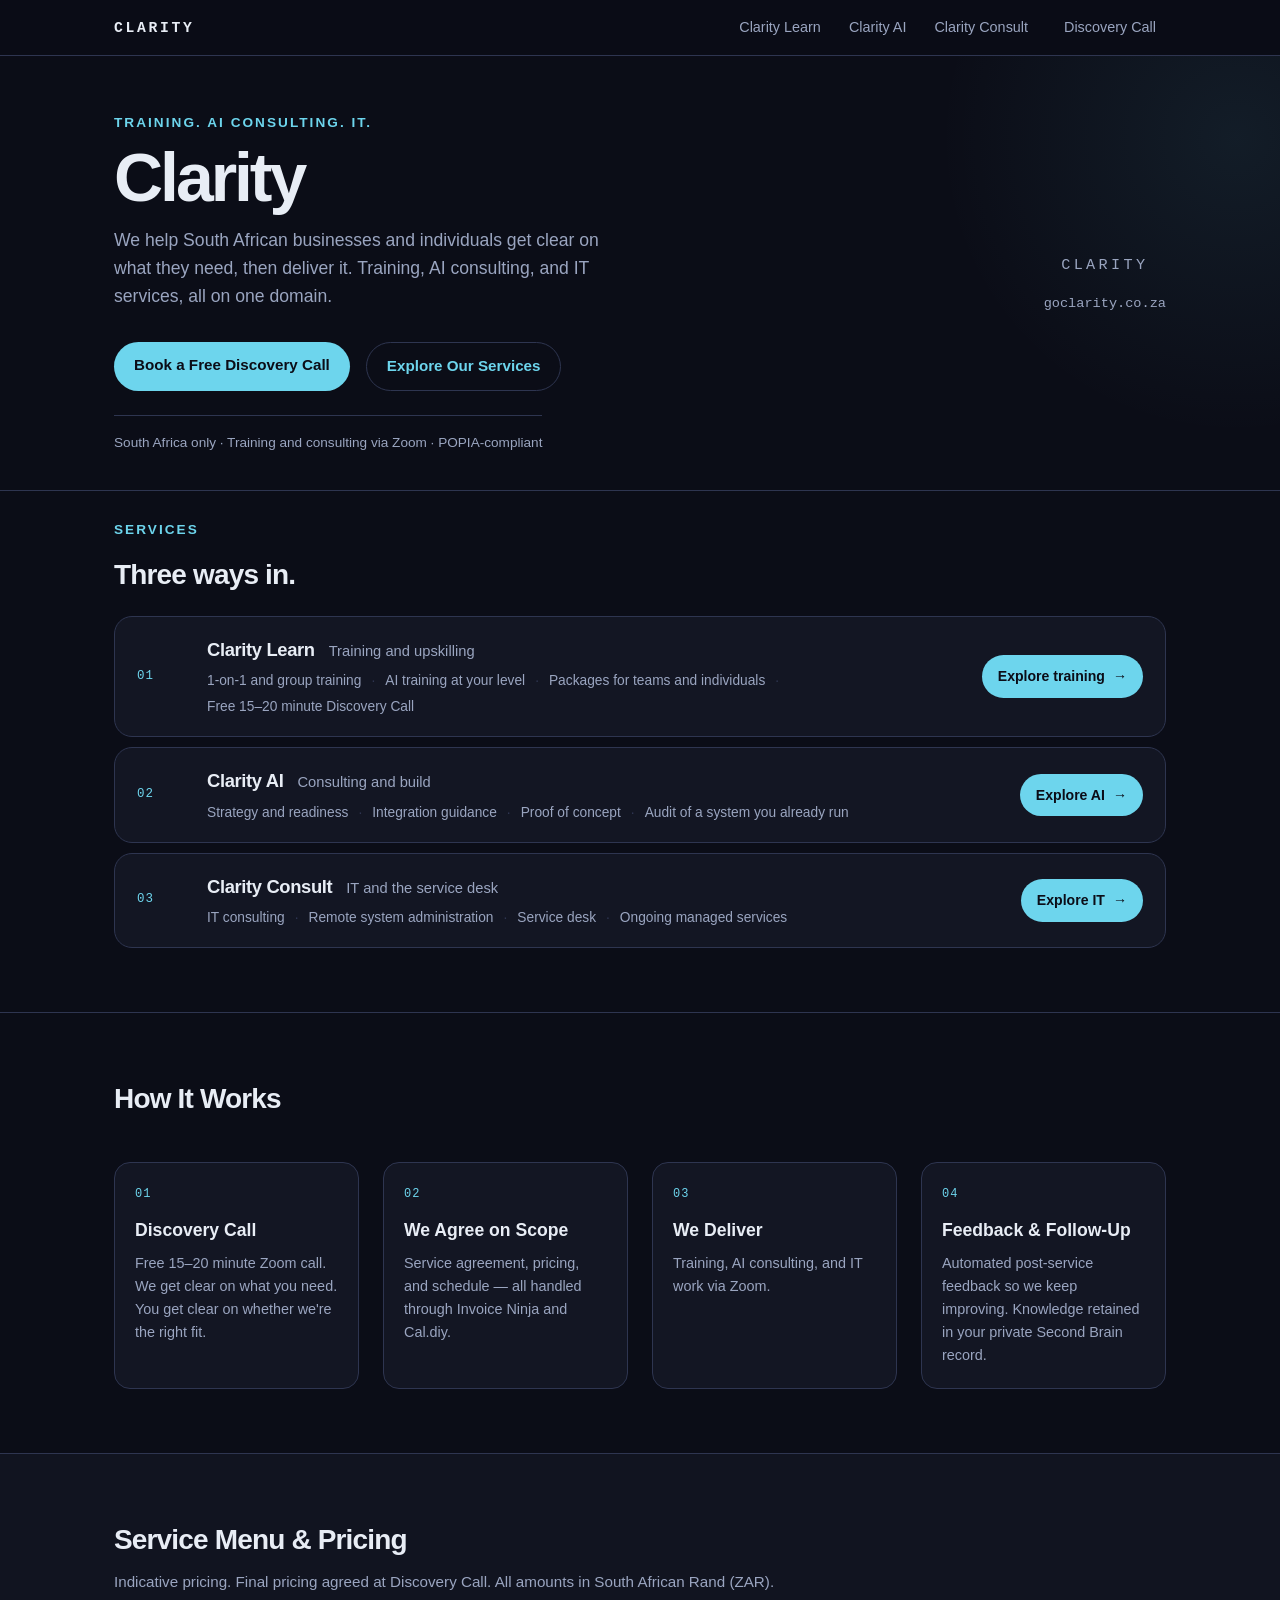
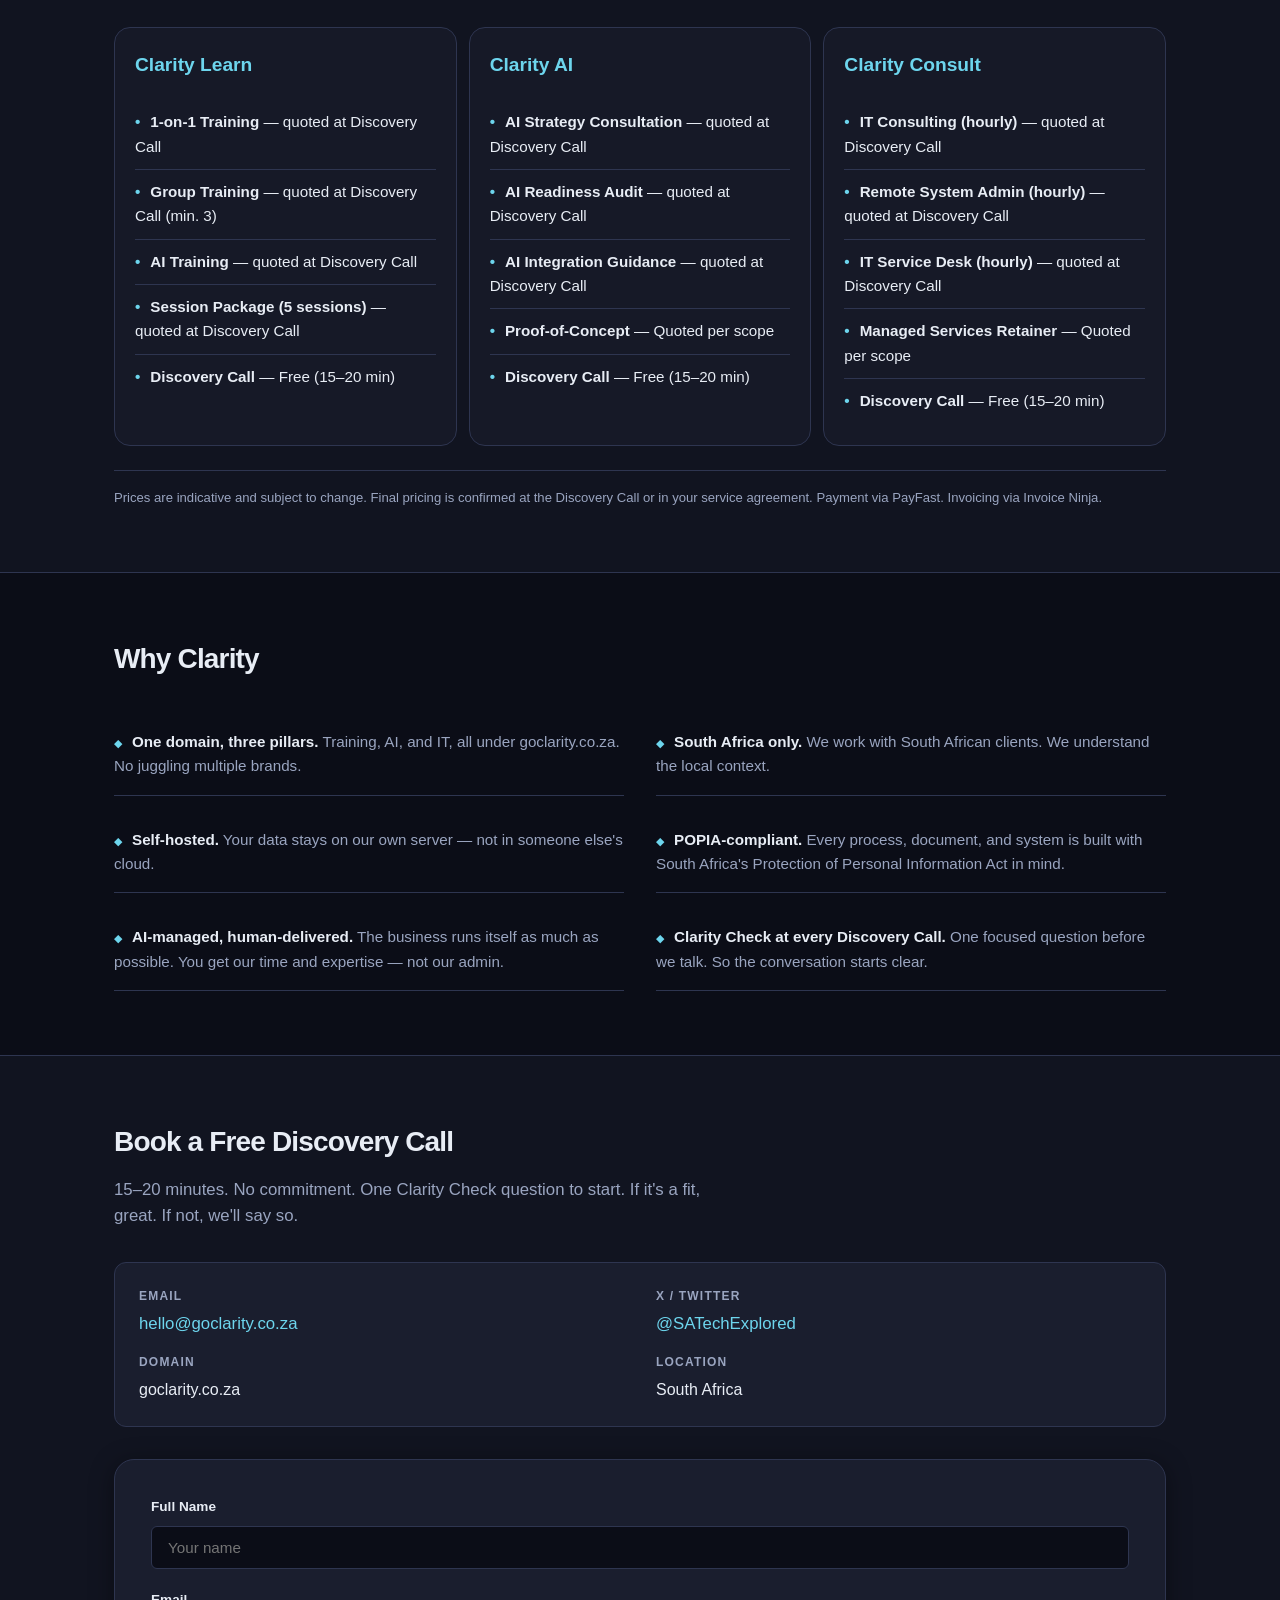
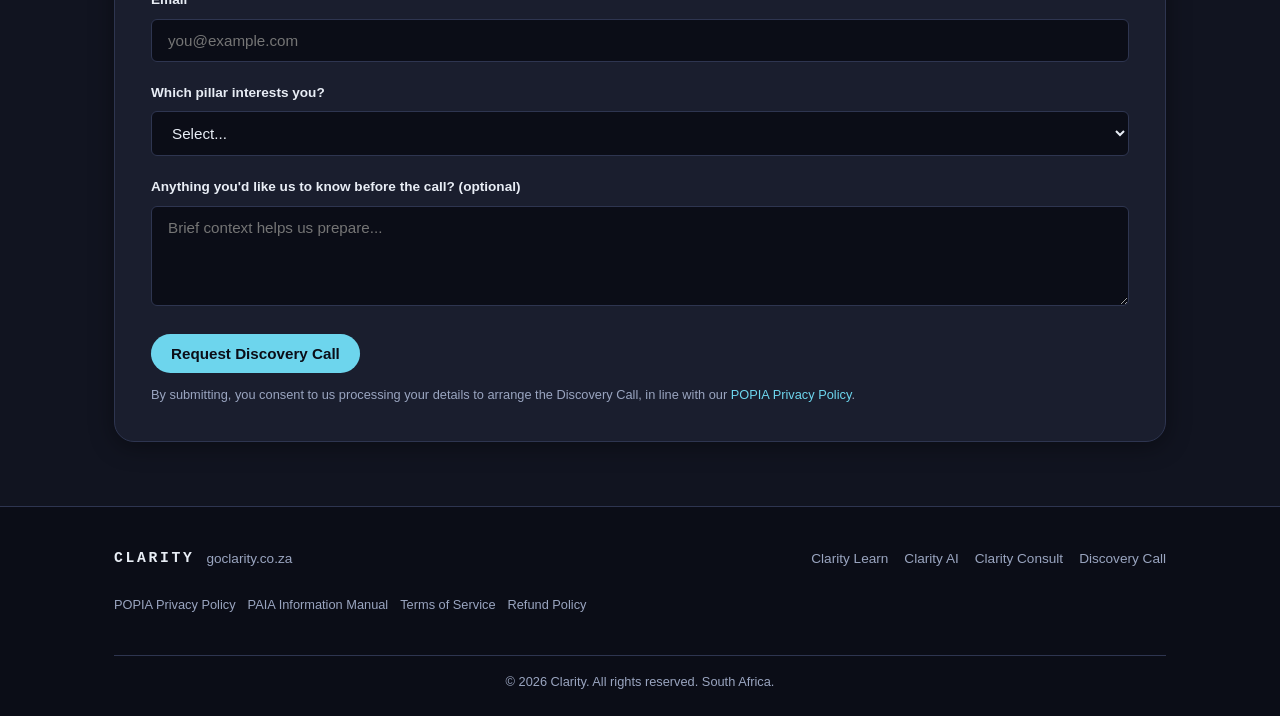
<file: index.html>
<!DOCTYPE html>
<html lang="en">
<head>
    <meta charset="UTF-8">
    <meta name="viewport" content="width=device-width, initial-scale=1.0">
    <title>Clarity: Training, AI consulting, and IT.</title>
    <meta name="description" content="Clarity delivers training, AI consulting, and IT consulting to South African clients. Self-hosted. POPIA-compliant.">
    <link rel="stylesheet" href="css/style.css?v=20261126">
    <link rel="icon" href="assets/favicon.svg" type="image/svg+xml">
</head>
<body>
    <header class="site-header">
        <div class="header-inner">
            <a href="/" class="logo">
                <span class="logo-mark">CLARITY</span>
            </a>
            <nav class="main-nav">
                <ul>
                    <li><a href="#learn">Clarity Learn</a></li>
                    <li><a href="#ai">Clarity AI</a></li>
                    <li><a href="#consult">Clarity Consult</a></li>
                    <li><a href="/portal.html" class="btn-nav">Dashboard</a></li>
                    <li><a href="#contact" class="btn-nav">Discovery Call</a></li>
                </ul>
            </nav>
        </div>
    </header>

    <main>
        <!-- HERO -->
        <section class="hero">
            <div class="hero-inner">
                <div class="hero-text">
                    <p class="tagline">Training. AI Consulting. IT.</p>
                    <h1>Clarity</h1>
                    <p class="hero-sub">We help South African businesses and individuals get clear on what they need, then deliver it. Training, AI consulting, and IT services, all on one domain.</p>
                    <div class="hero-cta">
                        <a href="#contact" class="btn btn-primary">Book a Free Discovery Call</a>
                        <a href="#learn" class="btn btn-secondary">Explore Our Services</a>
                    </div>
                    <p class="hero-note">South Africa only · Training and consulting via Zoom · POPIA-compliant</p>
                </div>
                <div class="hero-visual">
                    <div class="logo-big">CLARITY</div>
                    <p class="hero-visual-sub">goclarity.co.za</p>
                </div>
            </div>
        </section>

        <!-- SERVICES -->
        <section class="pillars" id="services">
            <div class="pillars-inner">
                <div class="pillars-head">
                    <p class="tagline">Services</p>
                    <h2>Three ways in.</h2>
                </div>

                <article class="pillar" id="learn">
                    <div class="pillar-index" aria-hidden="true">01</div>
                    <div class="pillar-main">
                        <div class="pillar-head">
                            <h2>Clarity Learn</h2>
                            <p>Training and upskilling</p>
                        </div>
                        <ul class="pillar-list">
                            <li>1-on-1 and group training</li>
                            <li>AI training at your level</li>
                            <li>Packages for teams and individuals</li>
                            <li>Free 15–20 minute Discovery Call</li>
                        </ul>
                    </div>
                    <a href="#contact" class="pillar-cta">Explore training<span class="arrow">→</span></a>
                </article>

                <article class="pillar" id="ai">
                    <div class="pillar-index" aria-hidden="true">02</div>
                    <div class="pillar-main">
                        <div class="pillar-head">
                            <h2>Clarity AI</h2>
                            <p>Consulting and build</p>
                        </div>
                        <ul class="pillar-list">
                            <li>Strategy and readiness</li>
                            <li>Integration guidance</li>
                            <li>Proof of concept</li>
                            <li>Audit of a system you already run</li>
                        </ul>
                    </div>
                    <a href="#contact" class="pillar-cta">Explore AI<span class="arrow">→</span></a>
                </article>

                <article class="pillar" id="consult">
                    <div class="pillar-index" aria-hidden="true">03</div>
                    <div class="pillar-main">
                        <div class="pillar-head">
                            <h2>Clarity Consult</h2>
                            <p>IT and the service desk</p>
                        </div>
                        <ul class="pillar-list">
                            <li>IT consulting</li>
                            <li>Remote system administration</li>
                            <li>Service desk</li>
                            <li>Ongoing managed services</li>
                        </ul>
                    </div>
                    <a href="#contact" class="pillar-cta">Explore IT<span class="arrow">→</span></a>
                </article>
            </div>
        </section>

        <!-- HOW IT WORKS -->
        <section class="how">
            <div class="how-inner">
                <h2>How It Works</h2>
                <ol class="steps">
                    <li>
                        <strong>Discovery Call</strong>
                        <p>Free 15–20 minute Zoom call. We get clear on what you need. You get clear on whether we're the right fit.</p>
                    </li>
                    <li>
                        <strong>We Agree on Scope</strong>
                        <p>Service agreement, pricing, and schedule — all handled through Invoice Ninja and Cal.diy.</p>
                    </li>
                    <li>
                        <strong>We Deliver</strong>
                        <p>Training, AI consulting, and IT work via Zoom.</p>
                    </li>
                    <li>
                        <strong>Feedback &amp; Follow-Up</strong>
                        <p>Automated post-service feedback so we keep improving. Knowledge retained in your private Second Brain record.</p>
                    </li>
                </ol>
            </div>
        </section>

        <!-- PRICING -->
        <section class="pricing">
            <div class="pricing-inner">
                <h2>Service Menu &amp; Pricing</h2>
                <p class="pricing-note">Indicative pricing. Final pricing agreed at Discovery Call. All amounts in South African Rand (ZAR).</p>

                <div class="pricing-grid">
                    <div class="pricing-card">
                        <h3>Clarity Learn</h3>
                        <ul class="pricing-list">
                            <li><strong>1-on-1 Training</strong> — quoted at Discovery Call</li>
                            <li><strong>Group Training</strong> — quoted at Discovery Call (min. 3)</li>
                            <li><strong>AI Training</strong> — quoted at Discovery Call</li>
                            <li><strong>Session Package (5 sessions)</strong> — quoted at Discovery Call</li>
                            <li><strong>Discovery Call</strong> — Free (15–20 min)</li>
                        </ul>
                    </div>
                    <div class="pricing-card">
                        <h3>Clarity AI</h3>
                        <ul class="pricing-list">
                            <li><strong>AI Strategy Consultation</strong> — quoted at Discovery Call</li>
                            <li><strong>AI Readiness Audit</strong> — quoted at Discovery Call</li>
                            <li><strong>AI Integration Guidance</strong> — quoted at Discovery Call</li>
                            <li><strong>Proof-of-Concept</strong> — Quoted per scope</li>
                            <li><strong>Discovery Call</strong> — Free (15–20 min)</li>
                        </ul>
                    </div>
                    <div class="pricing-card">
                        <h3>Clarity Consult</h3>
                        <ul class="pricing-list">
                            <li><strong>IT Consulting (hourly)</strong> — quoted at Discovery Call</li>
                            <li><strong>Remote System Admin (hourly)</strong> — quoted at Discovery Call</li>
                            <li><strong>IT Service Desk (hourly)</strong> — quoted at Discovery Call</li>
                            <li><strong>Managed Services Retainer</strong> — Quoted per scope</li>
                            <li><strong>Discovery Call</strong> — Free (15–20 min)</li>
                        </ul>
                    </div>
                </div>
                <p class="pricing-disclaimer">Prices are indicative and subject to change. Final pricing is confirmed at the Discovery Call or in your service agreement. Payment via PayFast. Invoicing via Invoice Ninja.</p>
            </div>
        </section>

        <!-- WHY CLARITY -->
        <section class="why">
            <div class="why-inner">
                <h2>Why Clarity</h2>
                <ul class="why-list">
                    <li><strong>One domain, three pillars.</strong> Training, AI, and IT, all under goclarity.co.za. No juggling multiple brands.</li>
                    <li><strong>South Africa only.</strong> We work with South African clients. We understand the local context.</li>
                    <li><strong>Self-hosted.</strong> Your data stays on our own server — not in someone else's cloud.</li>
                    <li><strong>POPIA-compliant.</strong> Every process, document, and system is built with South Africa's Protection of Personal Information Act in mind.</li>
                    <li><strong>AI-managed, human-delivered.</strong> The business runs itself as much as possible. You get our time and expertise — not our admin.</li>
                    <li><strong>Clarity Check at every Discovery Call.</strong> One focused question before we talk. So the conversation starts clear.</li>
                </ul>
            </div>
        </section>

        <!-- CONTACT / DISCOVERY CALL -->
        <section class="contact" id="contact">
            <div class="contact-inner">
                <h2>Book a Free Discovery Call</h2>
                <p>15–20 minutes. No commitment. One Clarity Check question to start. If it's a fit, great. If not, we'll say so.</p>

                <div class="contact-box">
                    <div class="contact-item">
                        <span class="contact-label">Email</span>
                        <a href="mailto:hello@goclarity.co.za">hello@goclarity.co.za</a>
                    </div>
                    <div class="contact-item">
                        <span class="contact-label">X / Twitter</span>
                        <a href="https://x.com/SATechExplored" target="_blank" rel="noopener">@SATechExplored</a>
                    </div>
                    <div class="contact-item">
                        <span class="contact-label">Domain</span>
                        goclarity.co.za
                    </div>
                    <div class="contact-item">
                        <span class="contact-label">Location</span>
                        South Africa
                    </div>
                </div>

                <div class="contact-form">
                    <form action="/api/contact" method="POST" id="discoveryForm">
                        <div class="form-row">
                            <label for="name">Full Name</label>
                            <input type="text" id="name" name="name" required placeholder="Your name">
                        </div>
                        <div class="form-row">
                            <label for="email">Email</label>
                            <input type="email" id="email" name="email" required placeholder="you@example.com">
                        </div>
                        <div class="form-row">
                            <label for="pillar">Which pillar interests you?</label>
                            <select id="pillar" name="pillar" required>
                                <option value="">Select...</option>
                                <option value="learn">Clarity Learn — Training &amp; Upskilling</option>
                                <option value="ai">Clarity AI — AI Consulting</option>
                                <option value="consult">Clarity Consult — IT Consulting &amp; Service Desk</option>
                                <option value="not-sure">Not sure yet</option>
                            </select>
                        </div>
                        <div class="form-row">
                            <label for="message">Anything you'd like us to know before the call? (optional)</label>
                            <textarea id="message" name="message" rows="4" placeholder="Brief context helps us prepare..."></textarea>
                        </div>
                        <button type="submit" class="btn btn-primary" id="submitBtn">Request Discovery Call</button>
                    </form>
                    <div id="formFeedback" class="form-feedback" role="status" aria-live="polite"></div>
                    <p class="form-note">By submitting, you consent to us processing your details to arrange the Discovery Call, in line with our <a href="/legal/popia-privacy-policy.html">POPIA Privacy Policy</a>.</p>
                </div>
            </div>
        </section>

        <!-- FOOTER -->
        <footer class="site-footer">
            <div class="footer-inner">
                <div class="footer-brand">
                    <span class="logo-mark">CLARITY</span>
                    <p>goclarity.co.za</p>
                </div>
                <div class="footer-links">
                    <a href="#learn">Clarity Learn</a>
                    <a href="#ai">Clarity AI</a>
                    <a href="#consult">Clarity Consult</a>
                    <a href="#contact">Discovery Call</a>
                    <a href="/portal.html" class="footer-dashboard-link">&#9670; Dashboard</a>
                </div>
                <div class="footer-legal">
                    <a href="/legal/popia-privacy-policy.html">POPIA Privacy Policy</a>
                    <a href="/legal/popia-paia-manual.html">PAIA Information Manual</a>
                    <a href="/legal/terms-of-service.html">Terms of Service</a>
                    <a href="/legal/refund-policy.html">Refund Policy</a>
                </div>
                <p class="footer-copy">© <span id="year"></span> Clarity. All rights reserved. South Africa.</p>
            </div>
        </footer>
    </main>

    <script src="js/main.js"></script>
</body>
</html>
</file>
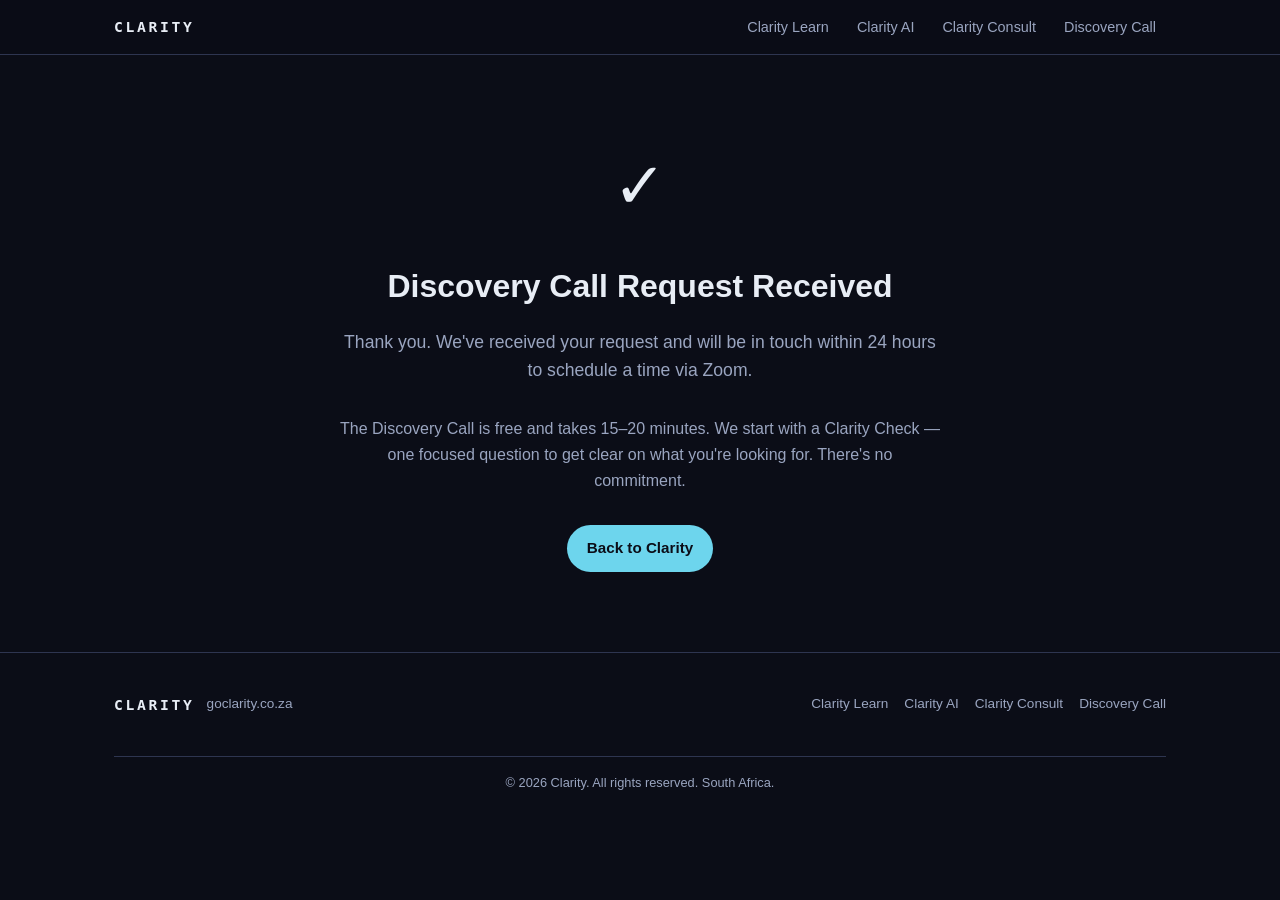
<file: contact-success.html>
<!DOCTYPE html>
<html lang="en">
<head>
    <meta charset="UTF-8">
    <meta name="viewport" content="width=device-width, initial-scale=1.0">
    <title>Discovery Call Received — Clarity</title>
    <link rel="stylesheet" href="/css/style.css">
    <link rel="icon" href="/assets/favicon.svg" type="image/svg+xml">
</head>
<body>
    <header class="site-header">
        <div class="header-inner">
            <a href="/" class="logo">
                <span class="logo-mark">CLARITY</span>
            </a>
            <nav class="main-nav">
                <ul>
                    <li><a href="/#learn">Clarity Learn</a></li>
                    <li><a href="/#ai">Clarity AI</a></li>
                    <li><a href="/#consult">Clarity Consult</a></li>
                    <li><a href="/#contact" class="btn-nav">Discovery Call</a></li>
                </ul>
            </nav>
        </div>
    </header>

    <main>
        <div class="container" style="padding-top: 80px; padding-bottom: 80px;">
            <div style="max-width: 600px; margin: 0 auto; text-align: center;">
                <div style="font-size: 4rem; margin-bottom: 24px;">&#10003;</div>
                <h1 style="margin-bottom: 16px;">Discovery Call Request Received</h1>
                <p style="color: var(--color-text-dim); font-size: 1.1rem; margin-bottom: 32px;">
                    Thank you. We've received your request and will be in touch within 24 hours to schedule a time via Zoom.
                </p>
                <p style="color: var(--color-text-dim); margin-bottom: 32px;">
                    The Discovery Call is free and takes 15–20 minutes. We start with a Clarity Check — one focused question to get clear on what you're looking for. There's no commitment.
                </p>
                <a href="/" class="btn btn-primary">Back to Clarity</a>
            </div>
        </div>
    </main>

    <footer class="site-footer">
        <div class="footer-inner">
            <div class="footer-brand">
                <span class="logo-mark">CLARITY</span>
                <p>goclarity.co.za</p>
            </div>
            <div class="footer-links">
                <a href="/#learn">Clarity Learn</a>
                <a href="/#ai">Clarity AI</a>
                <a href="/#consult">Clarity Consult</a>
                <a href="/#contact">Discovery Call</a>
            </div>
            <p class="footer-copy">&copy; <span id="year"></span> Clarity. All rights reserved. South Africa.</p>
        </div>
    </footer>
    <script>document.getElementById('year').textContent = new Date().getFullYear();</script>
</body>
</html>
</file>
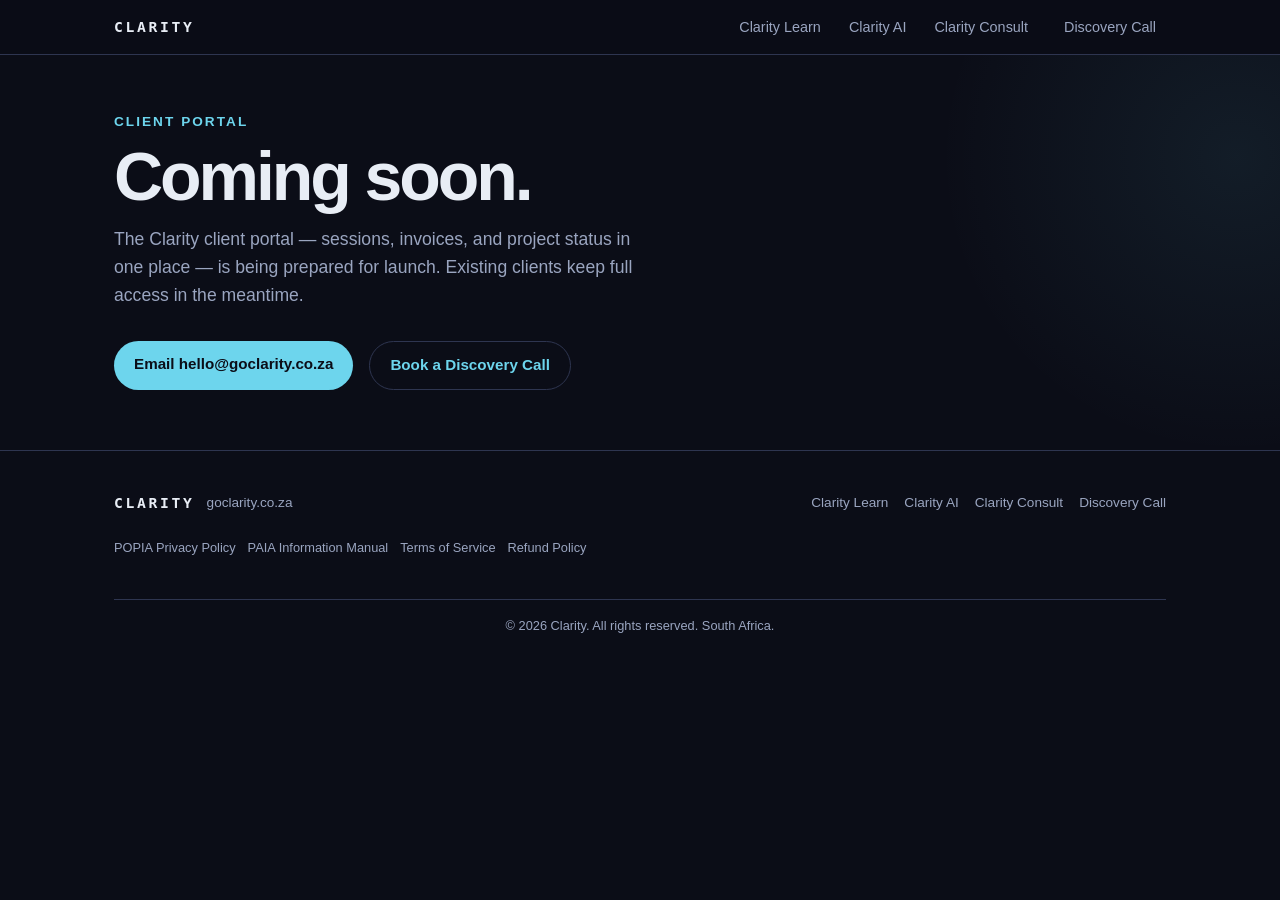
<file: portal.html>
<!DOCTYPE html>
<html lang="en">
<head>
    <meta charset="UTF-8">
    <meta name="viewport" content="width=device-width, initial-scale=1.0">
    <title>Client Portal — Clarity</title>
    <meta name="description" content="Clarity client portal. Launching soon — contact hello@goclarity.co.za for access.">
    <link rel="stylesheet" href="css/style.css">
    <link rel="icon" href="assets/favicon.svg" type="image/svg+xml">
</head>
<body>
    <header class="site-header">
        <div class="header-inner">
            <a href="/" class="logo">
                <span class="logo-mark">CLARITY</span>
            </a>
            <nav class="main-nav">
                <ul>
                    <li><a href="/#learn">Clarity Learn</a></li>
                    <li><a href="/#ai">Clarity AI</a></li>
                    <li><a href="/#consult">Clarity Consult</a></li>
                    <li><a href="/portal.html" class="btn-nav">Dashboard</a></li>
                    <li><a href="/#contact" class="btn-nav">Discovery Call</a></li>
                </ul>
            </nav>
        </div>
    </header>

    <main>
        <section class="hero">
            <div class="hero-inner">
                <div class="hero-text">
                    <p class="tagline">Client Portal</p>
                    <h1>Coming soon.</h1>
                    <p class="hero-sub">The Clarity client portal — sessions, invoices, and project status in one place — is being prepared for launch. Existing clients keep full access in the meantime.</p>
                    <div class="hero-cta">
                        <a href="mailto:hello@goclarity.co.za" class="btn btn-primary">Email hello@goclarity.co.za</a>
                        <a href="/#contact" class="btn btn-secondary">Book a Discovery Call</a>
                    </div>
                </div>
            </div>
        </section>
    </main>

    <footer class="site-footer">
        <div class="footer-inner">
            <div class="footer-brand">
                <span class="logo-mark">CLARITY</span>
                <p>goclarity.co.za</p>
            </div>
            <div class="footer-links">
                <a href="/#learn">Clarity Learn</a>
                <a href="/#ai">Clarity AI</a>
                <a href="/#consult">Clarity Consult</a>
                <a href="/#contact">Discovery Call</a>
                <a href="/portal.html" class="footer-dashboard-link">&#9670; Dashboard</a>
            </div>
            <div class="footer-legal">
                <a href="/legal/popia-privacy-policy.html">POPIA Privacy Policy</a>
                <a href="/legal/popia-paia-manual.html">PAIA Information Manual</a>
                <a href="/legal/terms-of-service.html">Terms of Service</a>
                <a href="/legal/refund-policy.html">Refund Policy</a>
            </div>
            <p class="footer-copy">&copy; <span id="year"></span> Clarity. All rights reserved. South Africa.</p>
        </div>
    </footer>

    <script src="js/main.js"></script>
</body>
</html>
</file>
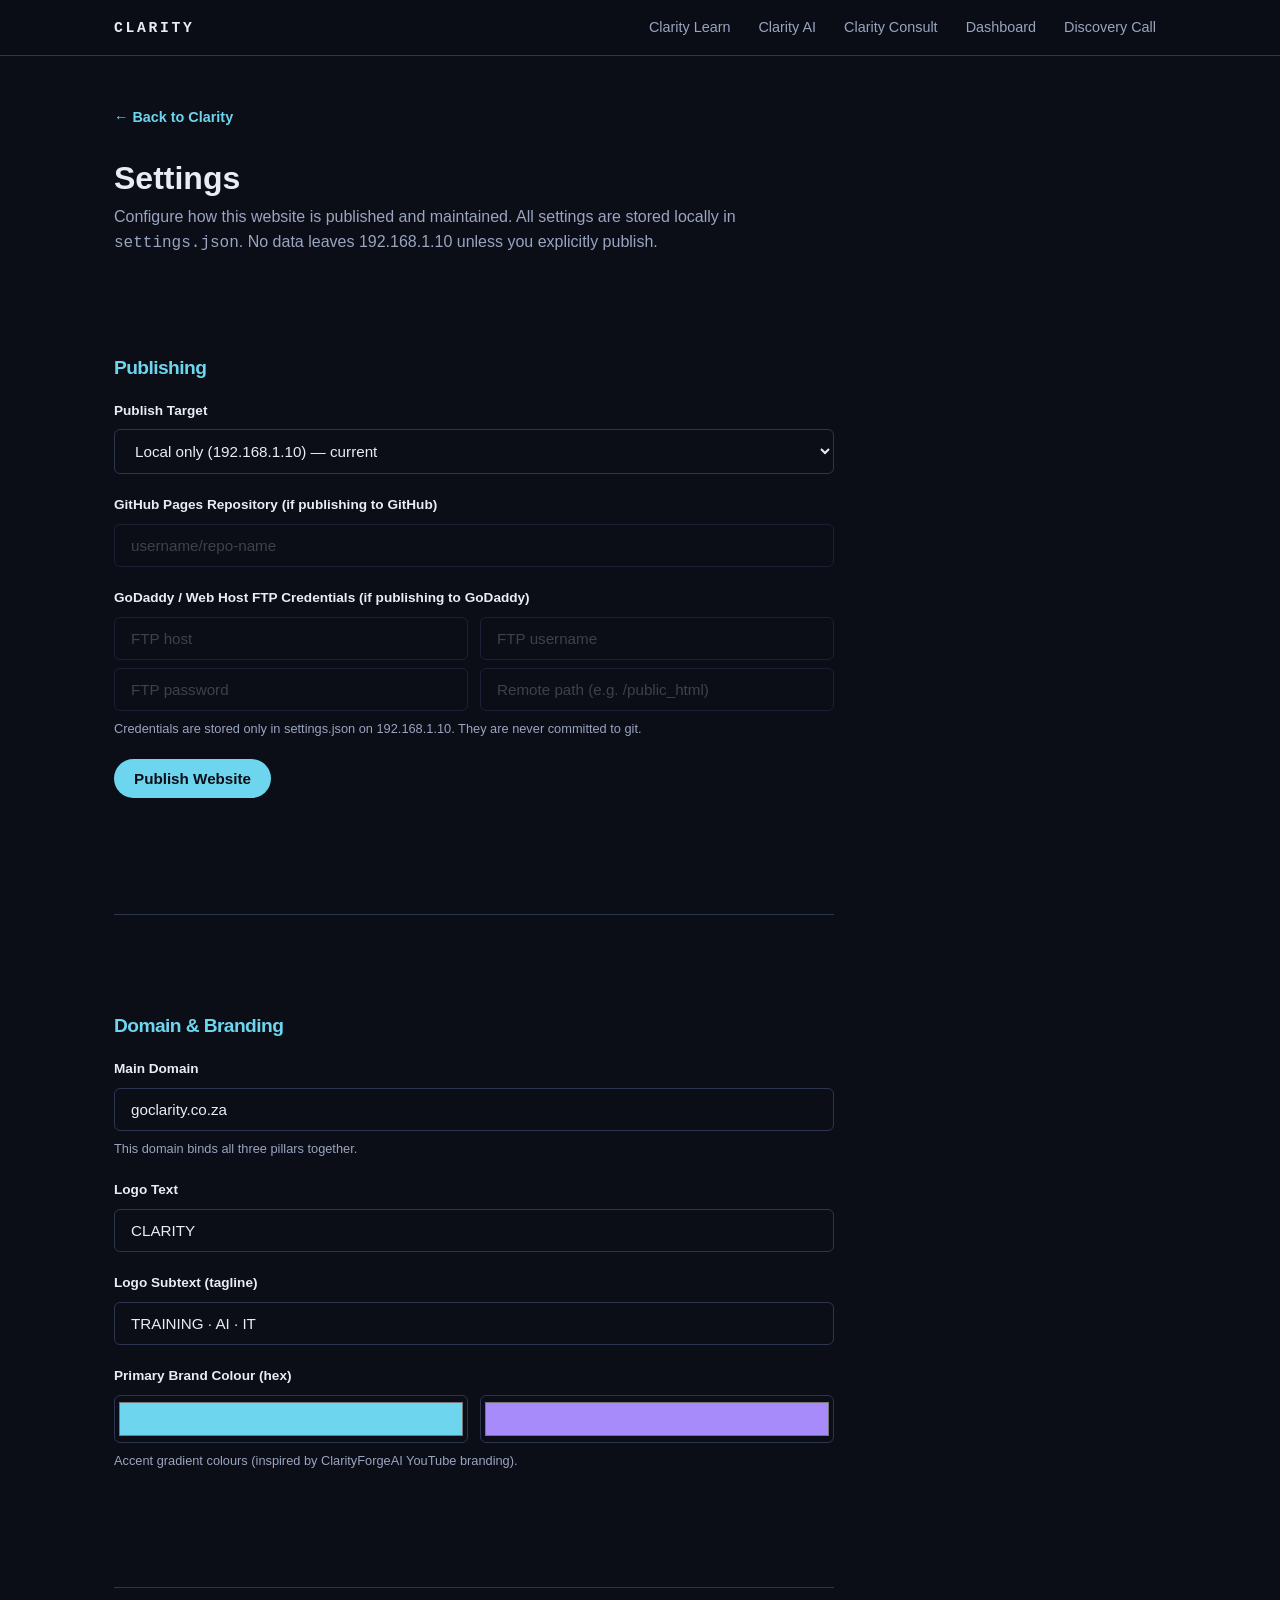
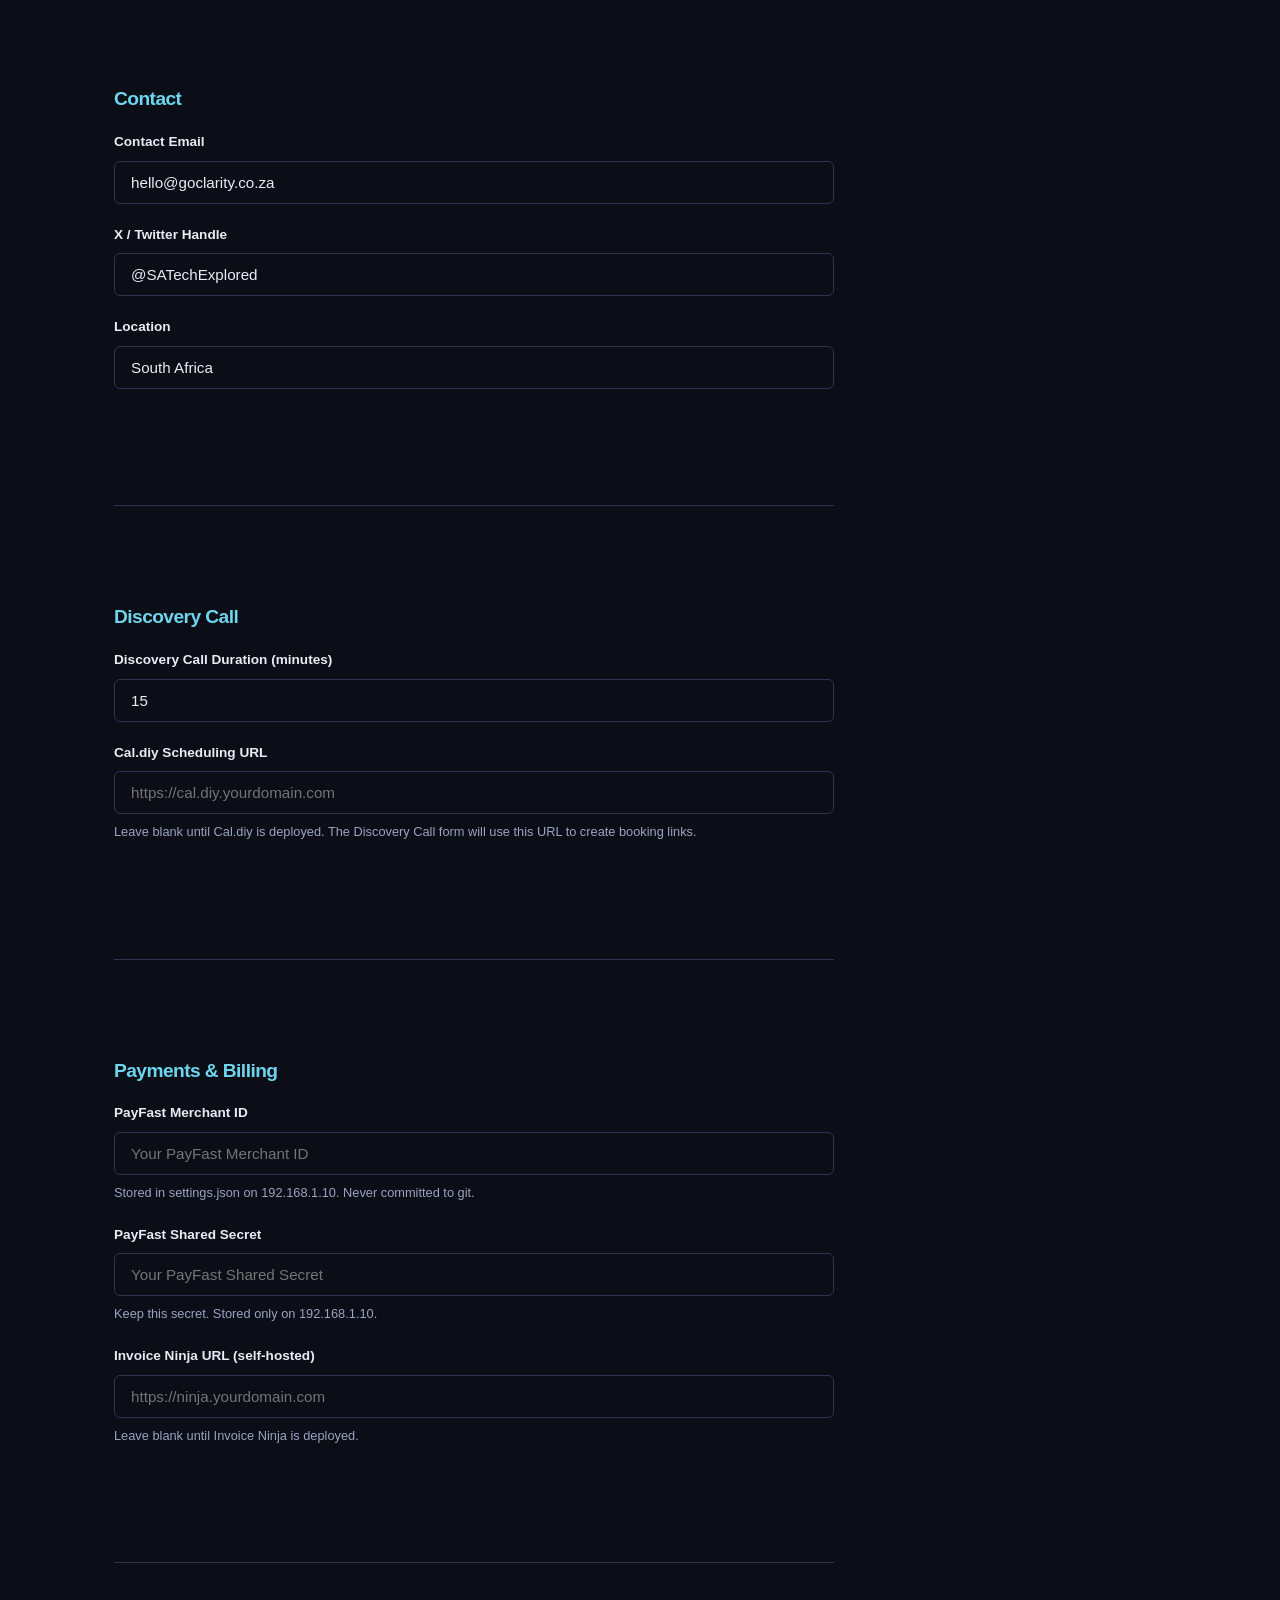
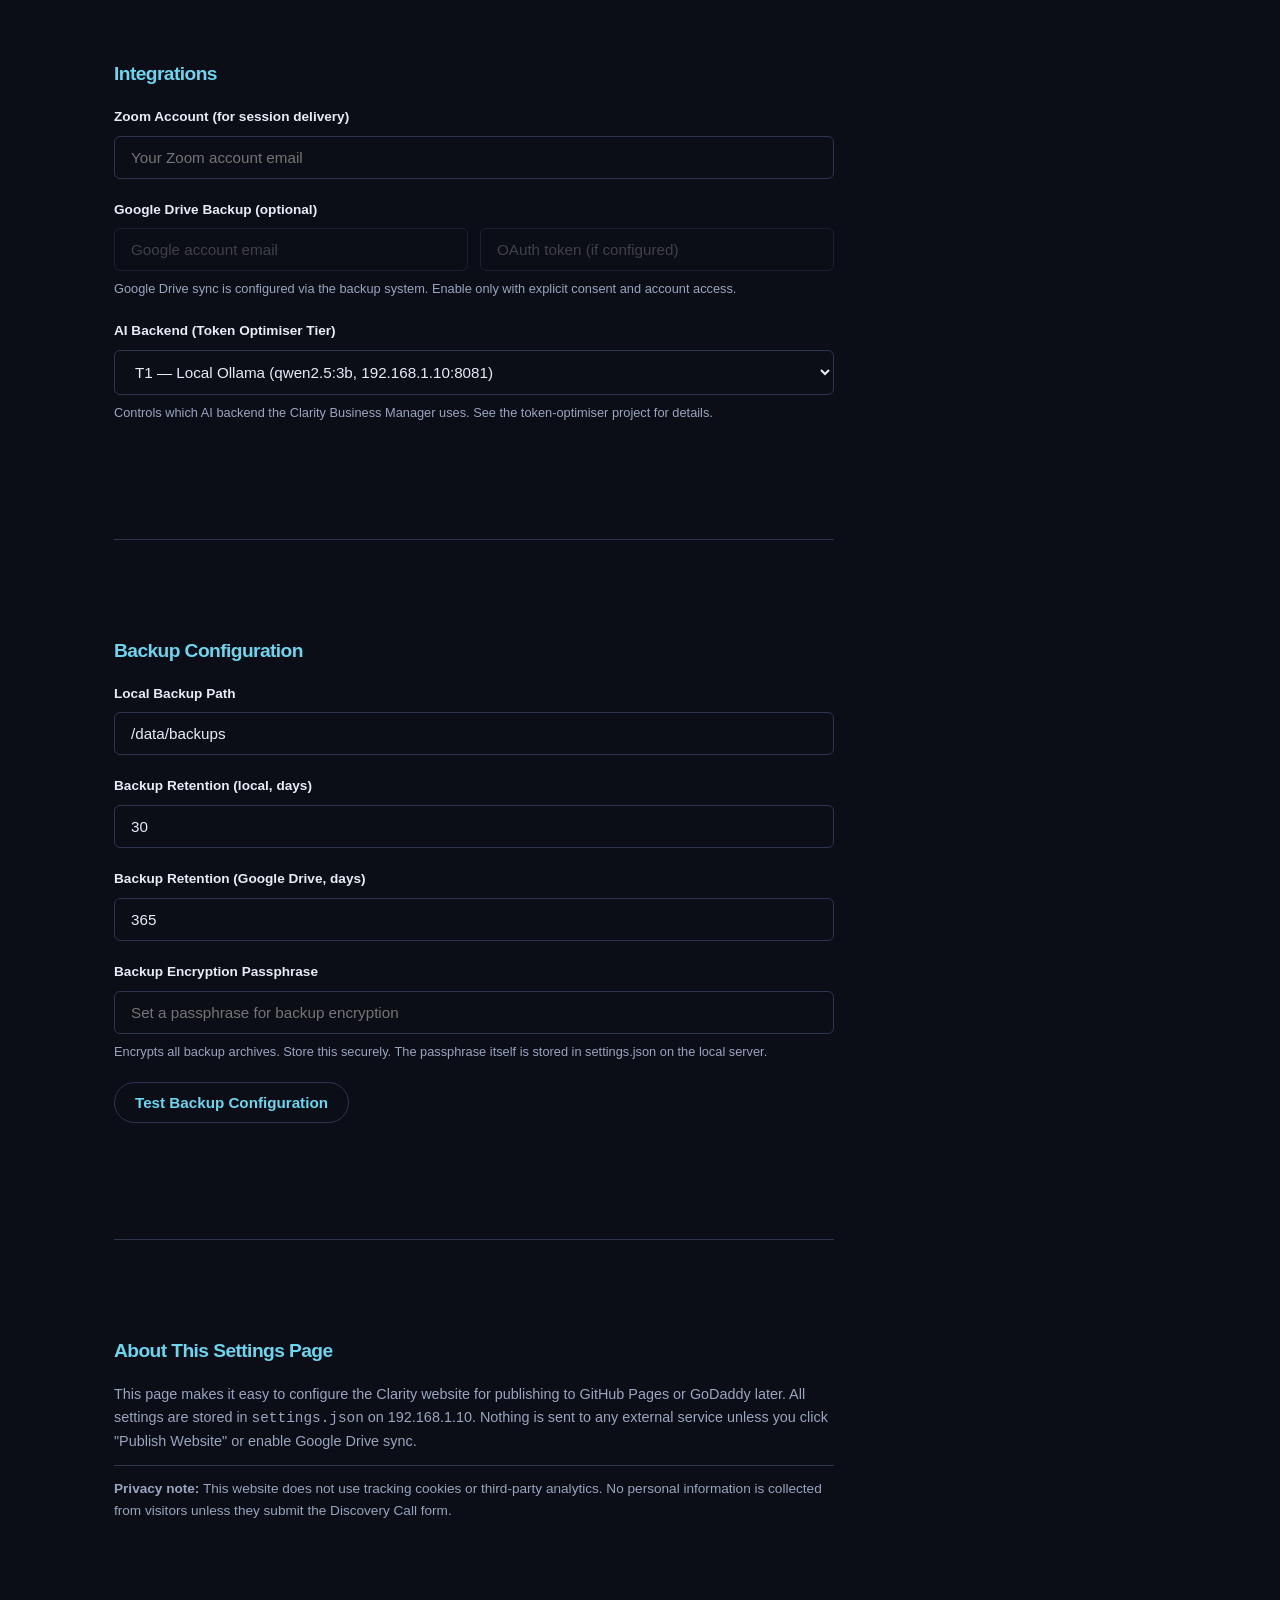
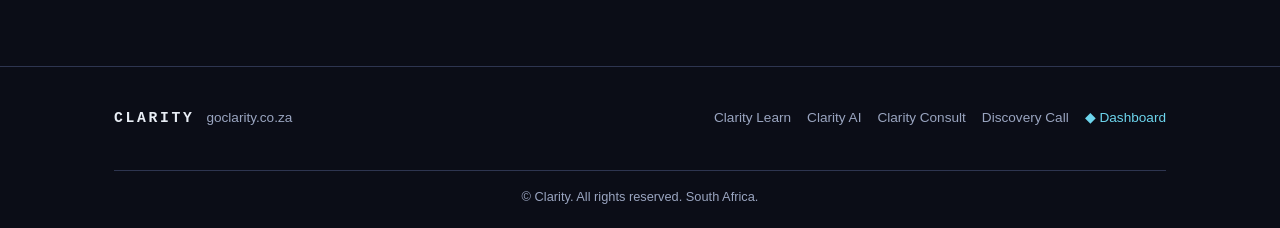
<file: settings.html>
<!DOCTYPE html>
<html lang="en">
<head>
    <meta charset="UTF-8">
    <meta name="viewport" content="width=device-width, initial-scale=1.0">
    <title>Settings — Clarity goclarity.co.za</title>
    <link rel="stylesheet" href="/css/style.css">
    <link rel="icon" href="/assets/favicon.svg" type="image/svg+xml">
</head>
<body>
    <header class="site-header">
        <div class="header-inner">
            <a href="/" class="logo">
                <span class="logo-mark">CLARITY</span>
            </a>
            <nav class="main-nav">
                <ul>
                    <li><a href="/#learn">Clarity Learn</a></li>
                    <li><a href="/#ai">Clarity AI</a></li>
                    <li><a href="/#consult">Clarity Consult</a></li>
                    <li><a href="/dashboard/" class="btn-nav">Dashboard</a></li>
                    <li><a href="/#contact" class="btn-nav">Discovery Call</a></li>
                </ul>
            </nav>
        </div>
    </header>

    <main>
        <div class="container" style="padding-top: 48px; padding-bottom: 80px;">
            <a href="/" style="color: var(--color-accent); font-weight: 600; font-size: 0.9rem; margin-bottom: 24px; display: inline-block;">← Back to Clarity</a>

            <div style="max-width: 720px;">
                <h1>Settings</h1>
                <p style="color: var(--color-text-dim); margin-bottom: 32px;">Configure how this website is published and maintained. All settings are stored locally in <code>settings.json</code>. No data leaves 192.168.1.10 unless you explicitly publish.</p>

                <div class="settings-panel">
                    <!-- Publishing -->
                    <section class="settings-section">
                        <h2>Publishing</h2>
                        <div class="setting-row">
                            <label class="setting-label">Publish Target</label>
                            <select id="publishTarget" class="setting-select">
                                <option value="local">Local only (192.168.1.10) — current</option>
                                <option value="github">GitHub Pages</option>
                                <option value="godaddy">GoDaddy Hosting</option>
                            </select>
                        </div>
                        <div class="setting-row">
                            <label class="setting-label">GitHub Pages Repository (if publishing to GitHub)</label>
                            <input type="text" id="githubRepo" class="setting-input" placeholder="username/repo-name" disabled>
                        </div>
                        <div class="setting-row">
                            <label class="setting-label">GoDaddy / Web Host FTP Credentials (if publishing to GoDaddy)</label>
                            <div class="setting-grid-2">
                                <input type="text" id="ftpHost" class="setting-input" placeholder="FTP host" disabled>
                                <input type="text" id="ftpUser" class="setting-input" placeholder="FTP username" disabled>
                            </div>
                            <div class="setting-grid-2" style="margin-top: 8px;">
                                <input type="password" id="ftpPass" class="setting-input" placeholder="FTP password" disabled>
                                <input type="text" id="ftpPath" class="setting-input" placeholder="Remote path (e.g. /public_html)" disabled>
                            </div>
                            <p class="setting-hint">Credentials are stored only in settings.json on 192.168.1.10. They are never committed to git.</p>
                        </div>
                        <div class="setting-row">
                            <button id="btnPublish" class="btn btn-primary" disabled>Publish Website</button>
                            <span id="publishStatus" class="setting-status" style="margin-left: 16px;"></span>
                        </div>
                    </section>

                    <hr class="settings-hr">

                    <!-- Domain & Branding -->
                    <section class="settings-section">
                        <h2>Domain &amp; Branding</h2>
                        <div class="setting-row">
                            <label class="setting-label">Main Domain</label>
                            <input type="text" id="mainDomain" class="setting-input" value="goclarity.co.za">
                            <p class="setting-hint">This domain binds all three pillars together.</p>
                        </div>
                        <div class="setting-row">
                            <label class="setting-label">Logo Text</label>
                            <input type="text" id="logoText" class="setting-input" value="CLARITY">
                        </div>
                        <div class="setting-row">
                            <label class="setting-label">Logo Subtext (tagline)</label>
                            <input type="text" id="logoSub" class="setting-input" value="TRAINING · AI · IT">
                        </div>
                        <div class="setting-row">
                            <label class="setting-label">Primary Brand Colour (hex)</label>
                            <div class="setting-grid-2">
                                <input type="color" id="brandColor1" class="setting-color" value="#6dd5ed">
                                <input type="color" id="brandColor2" class="setting-color" value="#a78bfa">
                            </div>
                            <p class="setting-hint">Accent gradient colours (inspired by ClarityForgeAI YouTube branding).</p>
                        </div>
                    </section>

                    <hr class="settings-hr">

                    <!-- Contact -->
                    <section class="settings-section">
                        <h2>Contact</h2>
                        <div class="setting-row">
                            <label class="setting-label">Contact Email</label>
                            <input type="email" id="contactEmail" class="setting-input" value="hello@goclarity.co.za">
                        </div>
                        <div class="setting-row">
                            <label class="setting-label">X / Twitter Handle</label>
                            <input type="text" id="twitterHandle" class="setting-input" value="@SATechExplored">
                        </div>
                        <div class="setting-row">
                            <label class="setting-label">Location</label>
                            <input type="text" id="location" class="setting-input" value="South Africa">
                        </div>
                    </section>

                    <hr class="settings-hr">

                    <!-- Discovery Call -->
                    <section class="settings-section">
                        <h2>Discovery Call</h2>
                        <div class="setting-row">
                            <label class="setting-label">Discovery Call Duration (minutes)</label>
                            <input type="number" id="discoveryDuration" class="setting-input" value="15" min="5" max="30">
                        </div>
                        <div class="setting-row">
                            <label class="setting-label">Cal.diy Scheduling URL</label>
                            <input type="url" id="caldiyUrl" class="setting-input" placeholder="https://cal.diy.yourdomain.com" value="">
                            <p class="setting-hint">Leave blank until Cal.diy is deployed. The Discovery Call form will use this URL to create booking links.</p>
                        </div>
                    </section>

                    <hr class="settings-hr">

                    <!-- Payments & Billing -->
                    <section class="settings-section">
                        <h2>Payments &amp; Billing</h2>
                        <div class="setting-row">
                            <label class="setting-label">PayFast Merchant ID</label>
                            <input type="text" id="payfastMerchantId" class="setting-input" placeholder="Your PayFast Merchant ID">
                            <p class="setting-hint">Stored in settings.json on 192.168.1.10. Never committed to git.</p>
                        </div>
                        <div class="setting-row">
                            <label class="setting-label">PayFast Shared Secret</label>
                            <input type="password" id="payfastSecret" class="setting-input" placeholder="Your PayFast Shared Secret">
                            <p class="setting-hint">Keep this secret. Stored only on 192.168.1.10.</p>
                        </div>
                        <div class="setting-row">
                            <label class="setting-label">Invoice Ninja URL (self-hosted)</label>
                            <input type="url" id="ninjaUrl" class="setting-input" placeholder="https://ninja.yourdomain.com" value="">
                            <p class="setting-hint">Leave blank until Invoice Ninja is deployed.</p>
                        </div>
                    </section>

                    <hr class="settings-hr">

                    <!-- Integrations -->
                    <section class="settings-section">
                        <h2>Integrations</h2>
                        <div class="setting-row">
                            <label class="setting-label">Zoom Account (for session delivery)</label>
                            <input type="text" id="zoomAccount" class="setting-input" placeholder="Your Zoom account email">
                        </div>
                        <div class="setting-row">
                            <label class="setting-label">Google Drive Backup (optional)</label>
                            <div class="setting-grid-2">
                                <input type="text" id="gdriveEmail" class="setting-input" placeholder="Google account email" disabled>
                                <input type="password" id="gdriveToken" class="setting-input" placeholder="OAuth token (if configured)" disabled>
                            </div>
                            <p class="setting-hint">Google Drive sync is configured via the backup system. Enable only with explicit consent and account access.</p>
                        </div>
                        <div class="setting-row">
                            <label class="setting-label">AI Backend (Token Optimiser Tier)</label>
                            <select id="aiBackend" class="setting-select">
                                <option value="t1">T1 — Local Ollama (qwen2.5:3b, 192.168.1.10:8081)</option>
                                <option value="t2">T2 — Free Cloud (OmniRoute + OpenRouter + NVIDIA + NOUS)</option>
                                <option value="t3">T3 — Paid (Grok via SuperGrok)</option>
                            </select>
                            <p class="setting-hint">Controls which AI backend the Clarity Business Manager uses. See the token-optimiser project for details.</p>
                        </div>
                    </section>

                    <hr class="settings-hr">

                    <!-- Backup -->
                    <section class="settings-section">
                        <h2>Backup Configuration</h2>
                        <div class="setting-row">
                            <label class="setting-label">Local Backup Path</label>
                            <input type="text" id="backupPath" class="setting-input" value="/data/backups">
                        </div>
                        <div class="setting-row">
                            <label class="setting-label">Backup Retention (local, days)</label>
                            <input type="number" id="backupRetentionLocal" class="setting-input" value="30" min="1" max="365">
                        </div>
                        <div class="setting-row">
                            <label class="setting-label">Backup Retention (Google Drive, days)</label>
                            <input type="number" id="backupRetentionGdrive" class="setting-input" value="365" min="1" max="1825">
                        </div>
                        <div class="setting-row">
                            <label class="setting-label">Backup Encryption Passphrase</label>
                            <input type="password" id="backupPassphrase" class="setting-input" placeholder="Set a passphrase for backup encryption">
                            <p class="setting-hint">Encrypts all backup archives. Store this securely. The passphrase itself is stored in settings.json on the local server.</p>
                        </div>
                        <div class="setting-row">
                            <button id="btnTestBackup" class="btn btn-secondary">Test Backup Configuration</button>
                            <span id="backupTestStatus" class="setting-status" style="margin-left: 16px;"></span>
                        </div>
                    </section>

                    <hr class="settings-hr">

                    <!-- About -->
                    <section class="settings-section">
                        <h2>About This Settings Page</h2>
                        <p style="color: var(--color-text-dim); font-size: 0.9rem;">
                            This page makes it easy to configure the Clarity website for publishing to GitHub Pages or GoDaddy later.
                            All settings are stored in <code>settings.json</code> on 192.168.1.10.
                            Nothing is sent to any external service unless you click "Publish Website" or enable Google Drive sync.
                        </p>
                        <p style="color: var(--color-text-dim); font-size: 0.85rem; margin-top: 12px; border-top: 1px solid var(--color-border); padding-top: 12px;">
                            <strong>Privacy note:</strong> This website does not use tracking cookies or third-party analytics. No personal information is collected from visitors unless they submit the Discovery Call form.
                        </p>
                    </section>
                </div>
            </div>
        </div>
    </main>

    <footer class="site-footer">
        <div class="footer-inner">
            <div class="footer-brand">
                <span class="logo-mark">CLARITY</span>
                <p>goclarity.co.za</p>
            </div>
            <div class="footer-links">
                <a href="/#learn">Clarity Learn</a>
                <a href="/#ai">Clarity AI</a>
                <a href="/#consult">Clarity Consult</a>
                <a href="/#contact">Discovery Call</a>
                <a href="/dashboard/" class="footer-dashboard-link">&#9670; Dashboard</a>
            </div>
            <p class="footer-copy">© <span id="year"></span> Clarity. All rights reserved. South Africa.</p>
        </div>
    </footer>

    <script src="js/settings.js"></script>
</body>
</html>
</file>
<file: css/style.css>
/* ============================================================
   Clarity — goclarity.co.za
   Branding: Inspired by ClarityForgeAI (YouTube: @ClarityForgeAI)
   Colours, style, and logo treatment adapted for Clarity.
   Self-hosted on 192.168.1.10. Ready for GitHub Pages / GoDaddy.
   ============================================================ */

:root {
    /* Clarity colour palette — inspired by ClarityForgeAI YouTube branding */
    --color-bg:        #0b0d17;
    --color-bg-alt:    #111420;
    --color-surface:   #1a1e2e;
    --color-surface-2: #222840;
    --color-border:    #2e3550;
    --color-text:      #e8edf5;
    --color-text-dim:  #9aa5c0;
    --color-accent:    #6dd5ed;
    --color-accent-2:  #a78bfa;
    --color-accent-3:  #34d399;
    --color-warm:      #fbbf24;
    --color-danger:    #f87171;

    --font-sans: 'Inter', -apple-system, BlinkMacSystemFont, 'Segoe UI', Roboto, Helvetica, Arial, sans-serif;
    --font-mono: 'JetBrains Mono', 'Fira Code', 'Cascadia Code', monospace;

    --radius-sm: 6px;
    --radius-md: 12px;
    --radius-lg: 20px;

    --shadow-card: 0 4px 24px rgba(0, 0, 0, 0.4);
    --shadow-glow: 0 0 40px rgba(109, 213, 237, 0.15);
}

/* ---------- RESET ---------- */
*, *::before, *::after {
    box-sizing: border-box;
    margin: 0;
    padding: 0;
}

html {
    scroll-behavior: smooth;
    font-size: 16px;
}

body {
    font-family: var(--font-sans);
    background: var(--color-bg);
    color: var(--color-text);
    line-height: 1.6;
    min-height: 100vh;
    -webkit-font-smoothing: antialiased;
    -moz-osx-font-smoothing: grayscale;
}

a {
    color: var(--color-accent);
    text-decoration: none;
    transition: color 0.2s;
}

a:hover {
    color: var(--color-accent-2);
}

/* ---------- SCROLLBAR ---------- */
::-webkit-scrollbar {
    width: 8px;
}
::-webkit-scrollbar-track {
    background: var(--color-bg);
}
::-webkit-scrollbar-thumb {
    background: var(--color-border);
    border-radius: 4px;
}
::-webkit-scrollbar-thumb:hover {
    background: var(--color-text-dim);
}

/* ---------- SELECTION ---------- */
::selection {
    background: var(--color-accent);
    color: var(--color-bg);
}

/* ---------- UTILITY ---------- */
.container {
    max-width: 1100px;
    margin: 0 auto;
    padding: 0 24px;
}

.logo-mark {
    font-family: var(--font-mono);
    font-weight: 600;
    font-size: 0.92rem;
    letter-spacing: 0.18em;
    color: var(--color-text);
    background: transparent;
    padding: 0;
    border-radius: 0;
    border: none;
}

/* ---------- BUTTONS ---------- */
.btn {
    display: inline-block;
    padding: 12px 28px;
    border-radius: var(--radius-sm);
    font-weight: 600;
    font-size: 0.95rem;
    cursor: pointer;
    border: none;
    transition: all 0.25s;
    font-family: var(--font-sans);
    text-align: center;
}

.btn-primary {
    background: var(--color-accent);
    color: var(--color-bg);
    box-shadow: none;
    border-radius: 999px;
    padding: 11px 20px;
}

.btn-primary:hover {
    background: #8be3f5;
    color: var(--color-bg);
}

.btn-secondary {
    background: transparent;
    color: var(--color-accent);
    border: 1px solid var(--color-border);
    border-radius: 999px;
    padding: 11px 20px;
}

.btn-secondary:hover {
    border-color: var(--color-accent);
    background: rgba(109, 213, 237, 0.08);
    color: var(--color-accent);
}

.btn-nav {
    font-weight: 600;
    padding: 8px 16px;
    border-radius: var(--radius-sm);
}

/* ---------- HEADER ---------- */
.site-header {
    position: sticky;
    top: 0;
    z-index: 100;
    background: rgba(11, 13, 23, 0.85);
    backdrop-filter: blur(12px);
    border-bottom: 1px solid var(--color-border);
}

.header-inner {
    max-width: 1100px;
    margin: 0 auto;
    padding: 14px 24px;
    display: flex;
    align-items: center;
    justify-content: space-between;
    gap: 24px;
}

.main-nav ul {
    display: flex;
    list-style: none;
    gap: 8px;
    align-items: center;
}

.main-nav li {
    position: relative;
}

.main-nav a {
    color: var(--color-text-dim);
    font-weight: 500;
    font-size: 0.9rem;
    padding: 6px 10px;
    border-radius: var(--radius-sm);
    transition: all 0.2s;
}

.main-nav a:hover {
    color: var(--color-text);
    background: rgba(109, 213, 237, 0.08);
}

/* ---------- HERO ---------- */
.hero {
    padding: 56px 0 36px;
    position: relative;
    overflow: hidden;
}

.hero::before {
    content: '';
    position: absolute;
    top: -50%;
    right: -20%;
    width: 600px;
    height: 600px;
    background: radial-gradient(circle, rgba(109, 213, 237, 0.08) 0%, transparent 70%);
    pointer-events: none;
}

.hero-inner {
    max-width: 1100px;
    margin: 0 auto;
    padding: 0 24px;
    display: flex;
    align-items: center;
    gap: 60px;
    position: relative;
}

.hero-text {
    flex: 1;
}

.tagline {
    font-size: 0.85rem;
    font-weight: 600;
    letter-spacing: 0.15em;
    text-transform: uppercase;
    color: var(--color-accent);
    margin-bottom: 12px;
}

.hero h1 {
    font-size: 4.25rem;
    font-weight: 600;
    letter-spacing: -0.045em;
    line-height: 0.95;
    margin-bottom: 16px;
    color: var(--color-text);
}

.hero-sub {
    font-size: 1.1rem;
    color: var(--color-text-dim);
    max-width: 520px;
    margin-bottom: 32px;
}

.hero-cta {
    display: flex;
    gap: 16px;
    margin-bottom: 24px;
    flex-wrap: wrap;
}

.hero-note {
    font-size: 0.85rem;
    color: var(--color-text-dim);
    border-top: 1px solid var(--color-border);
    padding-top: 16px;
    display: inline-block;
}

.hero-visual {
    flex-shrink: 0;
    text-align: center;
}

.logo-big {
    font-family: var(--font-mono);
    font-weight: 500;
    font-size: 0.95rem;
    letter-spacing: 0.22em;
    color: var(--color-text-dim);
    background: transparent;
    padding: 0;
    border: none;
    box-shadow: none;
    display: inline-block;
}

.hero-visual-sub {
    margin-top: 16px;
    font-family: var(--font-mono);
    font-size: 0.85rem;
    color: var(--color-text-dim);
}

/* ---------- SECTIONS ---------- */
section {
    padding: 64px 0;
}

section h2 {
    font-size: 1.75rem;
    font-weight: 600;
    margin-bottom: 12px;
    letter-spacing: -0.03em;
}

section > div > h2 {
    margin-bottom: 32px;
}

.how-inner,
.pricing-inner,
.why-inner,
.contact-inner {
    max-width: 1100px;
    margin: 0 auto;
    padding: 0 24px;
}

/* ---------- SERVICES ---------- */
.pillars {
    background: transparent;
    border-top: 1px solid var(--color-border);
    border-bottom: none;
    padding-top: 28px;
}

.pillars-inner {
    max-width: 1100px;
    margin: 0 auto;
    padding: 0 24px;
    display: flex;
    flex-direction: column;
    gap: 10px;
}

.pillars-head {
    margin-bottom: 8px;
}

.pillars-head h2 {
    font-size: 1.75rem;
    font-weight: 600;
    letter-spacing: -0.03em;
    margin: 0;
}

.pillar {
    display: grid;
    grid-template-columns: 52px minmax(0, 1fr) auto;
    align-items: center;
    gap: 18px;
    background: rgba(26, 30, 46, 0.55);
    border: 1px solid var(--color-border);
    border-radius: 18px;
    padding: 18px 22px;
    transition: border-color 0.2s, background 0.2s;
}

.pillar:hover {
    border-color: rgba(109, 213, 237, 0.55);
    background: var(--color-surface);
    transform: none;
    box-shadow: none;
}

.pillar-index {
    font-family: var(--font-mono);
    font-size: 0.78rem;
    letter-spacing: 0.08em;
    color: var(--color-accent);
}

.pillar-head {
    display: flex;
    align-items: baseline;
    gap: 14px;
    flex-wrap: wrap;
    margin-bottom: 6px;
}

.pillar h2 {
    font-size: 1.15rem;
    font-weight: 600;
    letter-spacing: -0.02em;
    margin: 0;
}

.pillar-head p {
    margin: 0;
    color: var(--color-text-dim);
    font-size: 0.92rem;
    font-weight: 400;
    letter-spacing: 0;
    text-transform: none;
}

.pillar-list {
    list-style: none;
    display: flex;
    flex-wrap: wrap;
    gap: 4px 0;
    margin: 0;
}

.pillar-list li {
    padding: 0;
    color: var(--color-text-dim);
    font-size: 0.86rem;
    border-bottom: none;
}

.pillar-list li:not(:last-child)::after {
    content: '·';
    margin: 0 10px;
    color: var(--color-border);
}

.pillar-cta {
    display: inline-flex;
    align-items: center;
    gap: 8px;
    font-weight: 600;
    font-size: 0.88rem;
    color: var(--color-bg);
    background: var(--color-accent);
    border-radius: 999px;
    padding: 10px 16px;
    white-space: nowrap;
}

.pillar-cta:hover {
    gap: 10px;
    color: var(--color-bg);
    background: #8be3f5;
}

.pillar-cta .arrow {
    transition: transform 0.2s;
}

.pillar:hover .pillar-cta .arrow {
    transform: translateX(3px);
}

/* ---------- HOW IT WORKS ---------- */
.how {
    border-top: 1px solid var(--color-border);
}

.how-inner h2 {
    margin-bottom: 40px;
}

.steps {
    list-style: none;
    counter-reset: step-counter;
    display: grid;
    grid-template-columns: repeat(4, 1fr);
    gap: 24px;
}

.steps li {
    counter-increment: step-counter;
    display: flex;
    flex-direction: column;
    align-items: flex-start;
    background: rgba(26, 30, 46, 0.55);
    border: 1px solid var(--color-border);
    border-radius: 16px;
    padding: 22px 20px 20px;
    position: relative;
    transition: border-color 0.2s;
}

.steps li:hover {
    border-color: rgba(109, 213, 237, 0.55);
    transform: none;
}

.steps li::before {
    content: counter(step-counter, decimal-leading-zero);
    position: static;
    width: auto;
    height: auto;
    margin-bottom: 12px;
    background: transparent;
    color: var(--color-accent);
    font-family: var(--font-mono);
    font-weight: 500;
    font-size: 0.75rem;
    letter-spacing: 0.08em;
    border-radius: 0;
    display: block;
    box-shadow: none;
}

.steps li strong {
    display: block;
    font-size: 1.1rem;
    margin-bottom: 8px;
    color: var(--color-text);
}

.steps li p {
    color: var(--color-text-dim);
    font-size: 0.9rem;
}

/* ---------- PRICING ---------- */
.pricing {
    background: var(--color-bg-alt);
    border-top: 1px solid var(--color-border);
}

.pricing-inner h2 {
    margin-bottom: 8px;
}

.pricing-note {
    color: var(--color-text-dim);
    font-size: 0.95rem;
    margin-bottom: 32px;
}

.pricing-grid {
    display: grid;
    grid-template-columns: repeat(3, 1fr);
    gap: 12px;
    margin-bottom: 24px;
}

.pricing-card {
    background: rgba(26, 30, 46, 0.55);
    border: 1px solid var(--color-border);
    border-radius: 16px;
    padding: 22px 20px;
    transition: border-color 0.2s;
}

.pricing-card:hover {
    border-color: rgba(109, 213, 237, 0.55);
    box-shadow: none;
}

.pricing-card h3 {
    font-size: 1.2rem;
    margin-bottom: 20px;
    color: var(--color-accent);
}

.pricing-list {
    list-style: none;
}

.pricing-list li {
    padding: 10px 0;
    border-bottom: 1px solid var(--color-border);
    font-size: 0.95rem;
}

.pricing-list li:last-child {
    border-bottom: none;
}

.pricing-list li::before {
    content: '•';
    color: var(--color-accent);
    margin-right: 10px;
    font-weight: 700;
}

.pricing-disclaimer {
    color: var(--color-text-dim);
    font-size: 0.82rem;
    border-top: 1px solid var(--color-border);
    padding-top: 16px;
}

/* ---------- WHY ---------- */
.why {
    border-top: 1px solid var(--color-border);
}

.why-inner h2 {
    margin-bottom: 32px;
}

.why-list {
    list-style: none;
    display: grid;
    grid-template-columns: repeat(2, 1fr);
    gap: 16px 32px;
}

.why-list li {
    padding: 16px 0;
    border-bottom: 1px solid var(--color-border);
    font-size: 0.95rem;
    color: var(--color-text-dim);
}

.why-list li strong {
    color: var(--color-text);
}

.why-list li::before {
    content: '◆';
    color: var(--color-accent);
    margin-right: 10px;
    font-size: 0.7rem;
}

/* ---------- CONTACT ---------- */
.contact {
    background: var(--color-bg-alt);
    border-top: 1px solid var(--color-border);
}

.contact-inner h2 {
    margin-bottom: 12px;
}

.contact-inner > p {
    color: var(--color-text-dim);
    font-size: 1.05rem;
    margin-bottom: 32px;
    max-width: 600px;
}

.contact-box {
    background: var(--color-surface);
    border: 1px solid var(--color-border);
    border-radius: var(--radius-md);
    padding: 24px;
    margin-bottom: 32px;
    display: grid;
    grid-template-columns: repeat(2, 1fr);
    gap: 16px 32px;
}

.contact-item {
    display: flex;
    flex-direction: column;
    gap: 4px;
}

.contact-label {
    font-size: 0.75rem;
    font-weight: 600;
    letter-spacing: 0.1em;
    text-transform: uppercase;
    color: var(--color-text-dim);
}

.contact-item a {
    font-size: 1.05rem;
    font-weight: 500;
}

.contact-form {
    background: var(--color-surface);
    border: 1px solid var(--color-border);
    border-radius: var(--radius-lg);
    padding: 36px;
    box-shadow: var(--shadow-card);
}

.form-row {
    margin-bottom: 20px;
}

.form-row label {
    display: block;
    font-size: 0.85rem;
    font-weight: 600;
    margin-bottom: 8px;
    color: var(--color-text);
}

.form-row input,
.form-row select,
.form-row textarea {
    width: 100%;
    padding: 12px 16px;
    background: var(--color-bg);
    border: 1px solid var(--color-border);
    border-radius: var(--radius-sm);
    color: var(--color-text);
    font-family: var(--font-sans);
    font-size: 0.95rem;
    transition: border-color 0.2s;
}

.form-row input:focus,
.form-row select:focus,
.form-row textarea:focus {
    outline: none;
    border-color: var(--color-accent);
    box-shadow: 0 0 0 3px rgba(109, 213, 237, 0.15);
}

.form-row textarea {
    resize: vertical;
    min-height: 100px;
}

.form-note {
    font-size: 0.8rem;
    color: var(--color-text-dim);
    margin-top: 12px;
}

.form-note a {
    color: var(--color-accent);
}

.form-note a:hover {
    color: var(--color-accent-2);
}

/* ---------- FORM FEEDBACK ---------- */
.form-feedback {
    display: none;
    padding: 16px 20px;
    border-radius: var(--radius-sm);
    margin-top: 16px;
    font-size: 0.9rem;
    line-height: 1.5;
}

.form-feedback--success {
    background: rgba(52, 211, 153, 0.1);
    border: 1px solid var(--color-accent-3);
    color: var(--color-accent-3);
}

.form-feedback--error {
    background: rgba(248, 113, 113, 0.1);
    border: 1px solid var(--color-danger);
    color: var(--color-danger);
}

.form-feedback--info {
    background: rgba(109, 213, 237, 0.1);
    border: 1px solid var(--color-accent);
    color: var(--color-accent);
}


.settings-panel {
    max-width: 100%;
}

.settings-section {
    margin-bottom: 0;
}

.settings-section h2 {
    font-size: 1.2rem;
    margin-bottom: 16px;
    color: var(--color-accent);
}

.settings-hr {
    border: none;
    border-top: 1px solid var(--color-border);
    margin: 32px 0;
}

.setting-row {
    margin-bottom: 20px;
}

.setting-label {
    display: block;
    font-size: 0.85rem;
    font-weight: 600;
    margin-bottom: 8px;
    color: var(--color-text);
}

.setting-input,
.setting-select {
    width: 100%;
    padding: 12px 16px;
    background: var(--color-bg);
    border: 1px solid var(--color-border);
    border-radius: var(--radius-sm);
    color: var(--color-text);
    font-family: var(--font-sans);
    font-size: 0.95rem;
    transition: border-color 0.2s;
}

.setting-input:focus,
.setting-select:focus {
    outline: none;
    border-color: var(--color-accent);
    box-shadow: 0 0 0 3px rgba(109, 213, 237, 0.15);
}

.setting-input:disabled,
.setting-select:disabled {
    opacity: 0.5;
    cursor: not-allowed;
}

.setting-hint {
    font-size: 0.8rem;
    color: var(--color-text-dim);
    margin-top: 8px;
}

.setting-grid-2 {
    display: grid;
    grid-template-columns: 1fr 1fr;
    gap: 12px;
}

.setting-color {
    width: 100%;
    height: 48px;
    border: 1px solid var(--color-border);
    border-radius: var(--radius-sm);
    cursor: pointer;
    background: none;
    padding: 2px;
}

.setting-status {
    font-size: 0.85rem;
    color: var(--color-accent);
}

/* ---------- FOOTER ---------- */
.site-footer {
    background: var(--color-bg);
    border-top: 1px solid var(--color-border);
    padding: 40px 0 24px;
}

.footer-inner {
    max-width: 1100px;
    margin: 0 auto;
    padding: 0 24px;
    display: flex;
    flex-wrap: wrap;
    justify-content: space-between;
    align-items: center;
    gap: 24px;
}

.footer-brand {
    display: flex;
    align-items: center;
    gap: 12px;
}

.footer-brand p {
    font-size: 0.85rem;
    color: var(--color-text-dim);
}

.footer-links {
    display: flex;
    gap: 16px;
    flex-wrap: wrap;
}

.footer-links a {
    color: var(--color-text-dim);
    font-size: 0.85rem;
    font-weight: 500;
}

.footer-links a:hover {
    color: var(--color-accent);
}

.footer-dashboard-link {
    font-weight: 600;
    color: var(--color-accent) !important;
}

.footer-dashboard-link:hover {
    color: var(--color-accent-2) !important;
}

.footer-legal {
    display: flex;
    gap: 12px;
    flex-wrap: wrap;
    font-size: 0.8rem;
}

.footer-legal a {
    color: var(--color-text-dim);
    font-weight: 500;
}

.footer-legal a:hover {
    color: var(--color-accent);
}

.footer-copy {
    font-size: 0.8rem;
    color: var(--color-text-dim);
    width: 100%;
    text-align: center;
    margin-top: 16px;
    padding-top: 16px;
    border-top: 1px solid var(--color-border);
}

/* ---------- RESPONSIVE ---------- */
@media (max-width: 900px) {
    .header-inner {
        flex-wrap: wrap;
        justify-content: center;
    }

    .main-nav ul {
        flex-wrap: wrap;
        justify-content: center;
    }

    .hero-inner {
        flex-direction: column;
        text-align: center;
    }

    .hero-visual {
        display: none;
    }

    .hero h1 {
        font-size: 2.6rem;
    }

    .pillars-inner,
    .pricing-grid {
        grid-template-columns: 1fr;
    }

    .pillar {
        grid-template-columns: 1fr;
        gap: 12px;
    }

    .pillar-list {
        flex-direction: column;
        gap: 4px;
    }

    .pillar-list li:not(:last-child)::after {
        content: none;
    }

    .pillar-cta {
        justify-self: start;
    }

    .steps {
        grid-template-columns: 1fr;
    }

    .why-list {
        grid-template-columns: 1fr;
    }

    .contact-box {
        grid-template-columns: 1fr;
    }

    .footer-inner {
        flex-direction: column;
        text-align: center;
    }
}

/* ---------- ANIMATIONS ---------- */
@keyframes fadeInUp {
    from {
        opacity: 0;
        transform: translateY(20px);
    }
    to {
        opacity: 1;
        transform: translateY(0);
    }
}

.hero,
.pillar,
.steps li,
.pricing-card,
.why-list li,
.contact-box,
.contact-form {
    animation: none;
}
</file>
